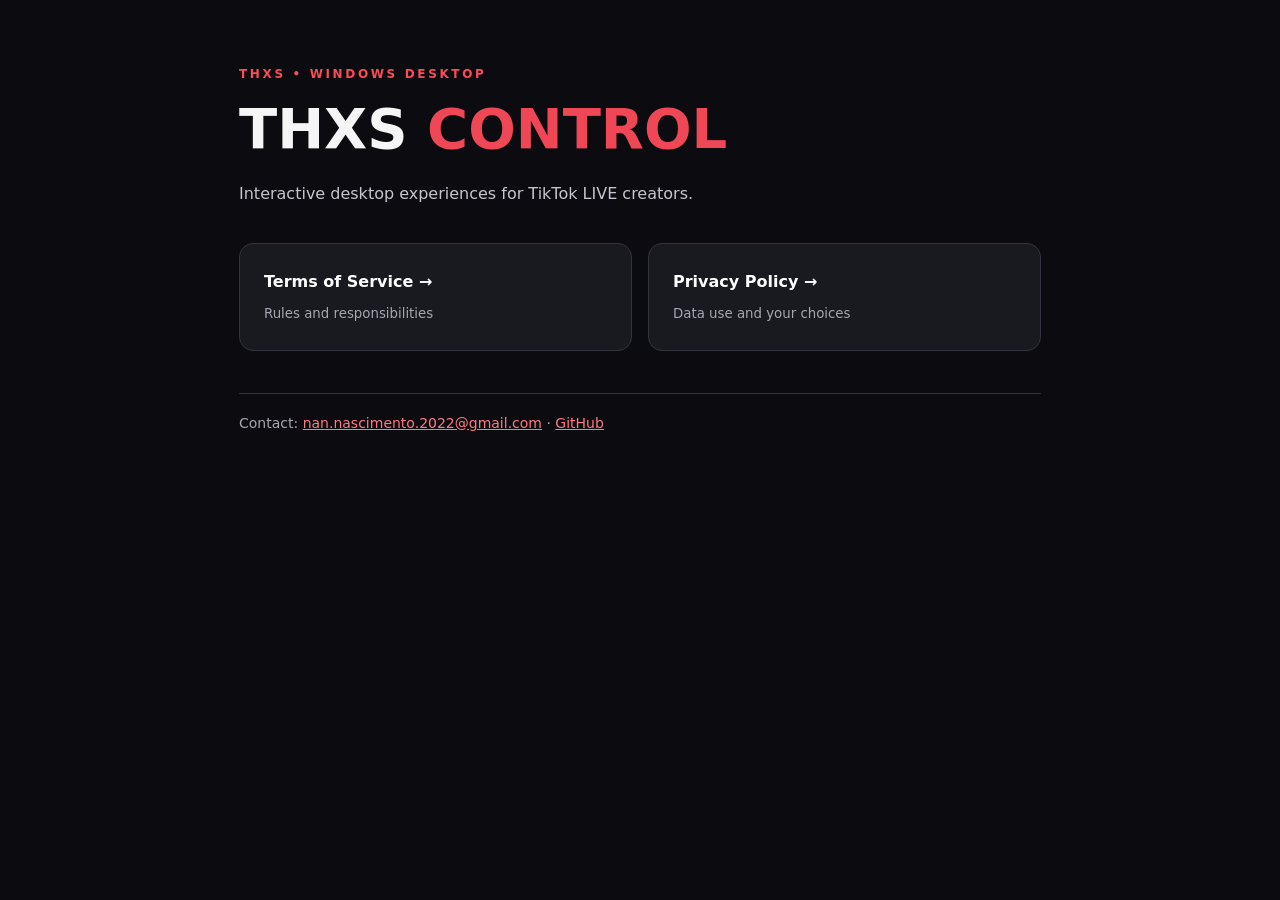
<file: index.html>
<!doctype html><html lang="en"><head><meta charset="utf-8"><meta name="viewport" content="width=device-width,initial-scale=1"><title>THXS CONTROL — Legal</title><link rel="stylesheet" href="style.css"></head><body><main class="wrap"><div class="eyebrow">THXS • WINDOWS DESKTOP</div><h1>THXS <span>CONTROL</span></h1><p>Interactive desktop experiences for TikTok LIVE creators.</p><section class="cards"><a href="terms.html"><strong>Terms of Service →</strong><small>Rules and responsibilities</small></a><a href="privacy.html"><strong>Privacy Policy →</strong><small>Data use and your choices</small></a></section><footer>Contact: <a href="mailto:nan.nascimento.2022@gmail.com">nan.nascimento.2022@gmail.com</a> · <a href="https://github.com/SyntaX-sudo/apptiktok">GitHub</a></footer></main></body></html>
</file>
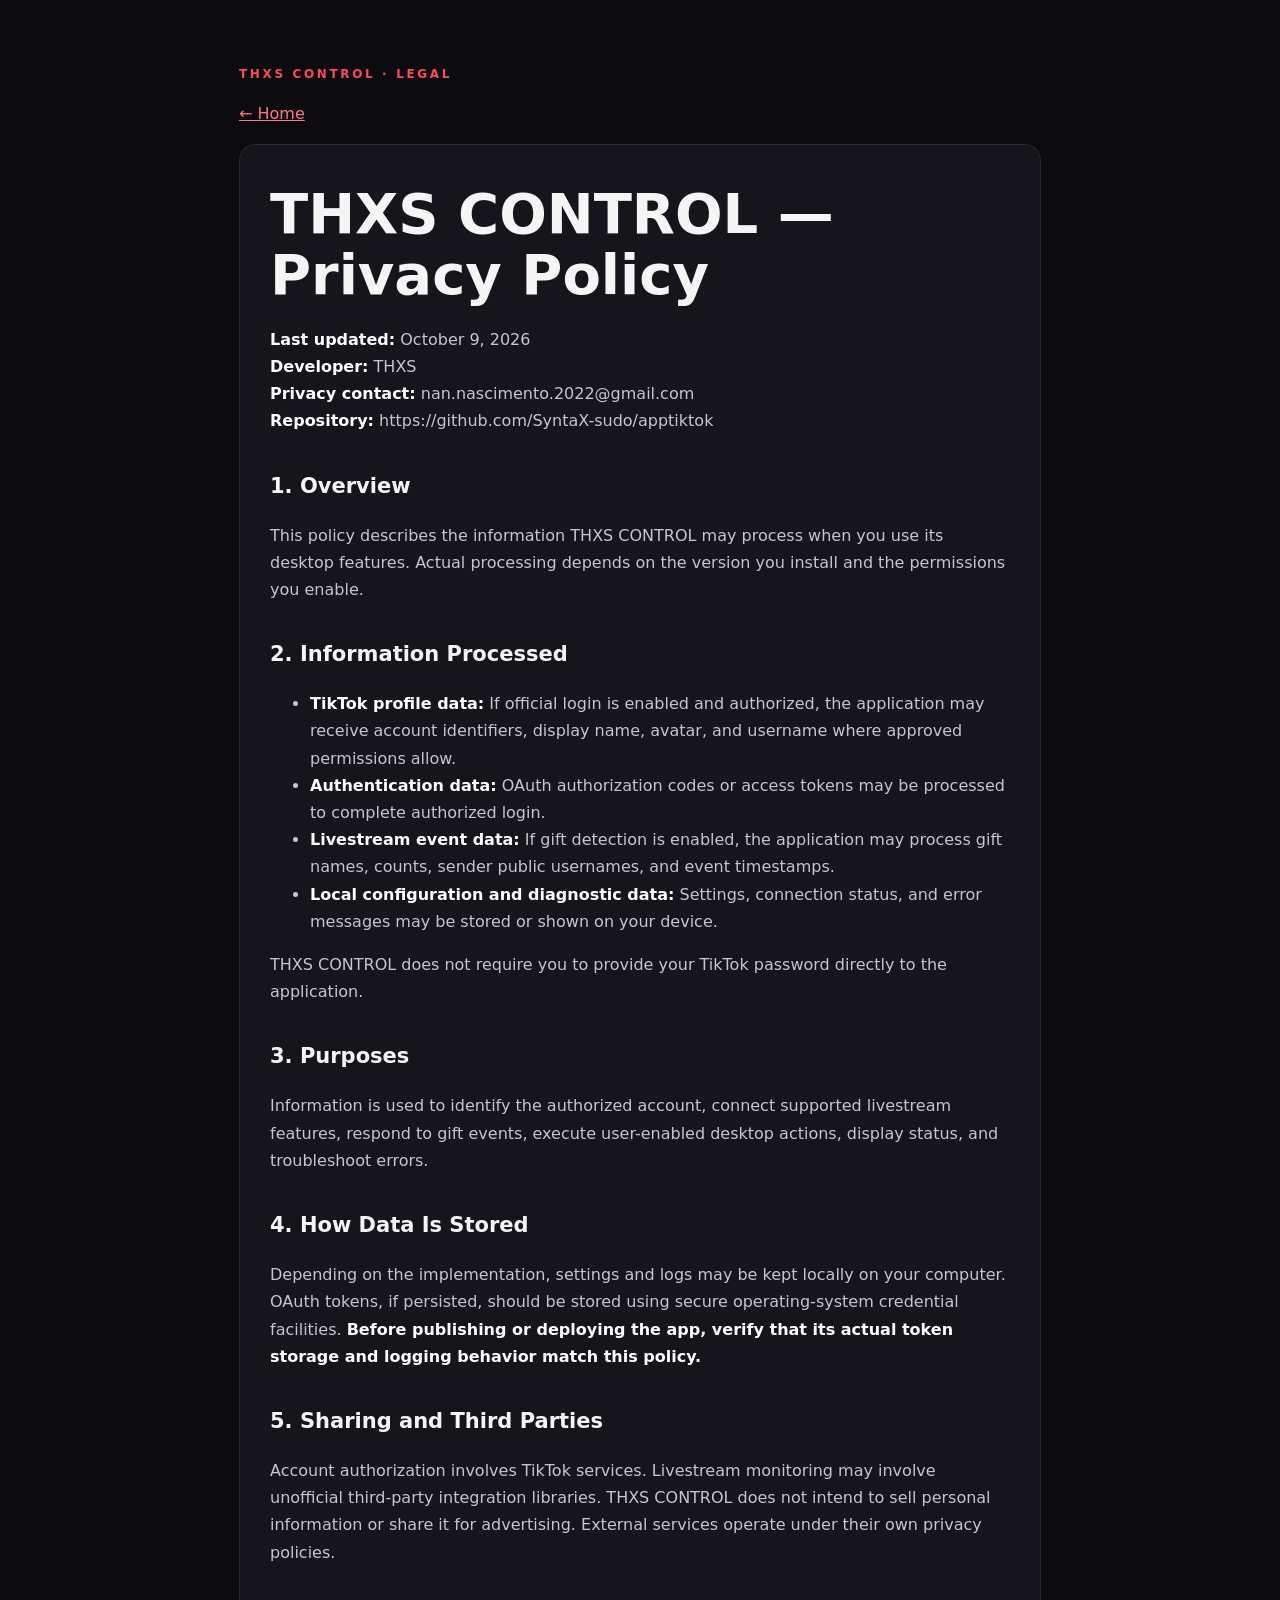
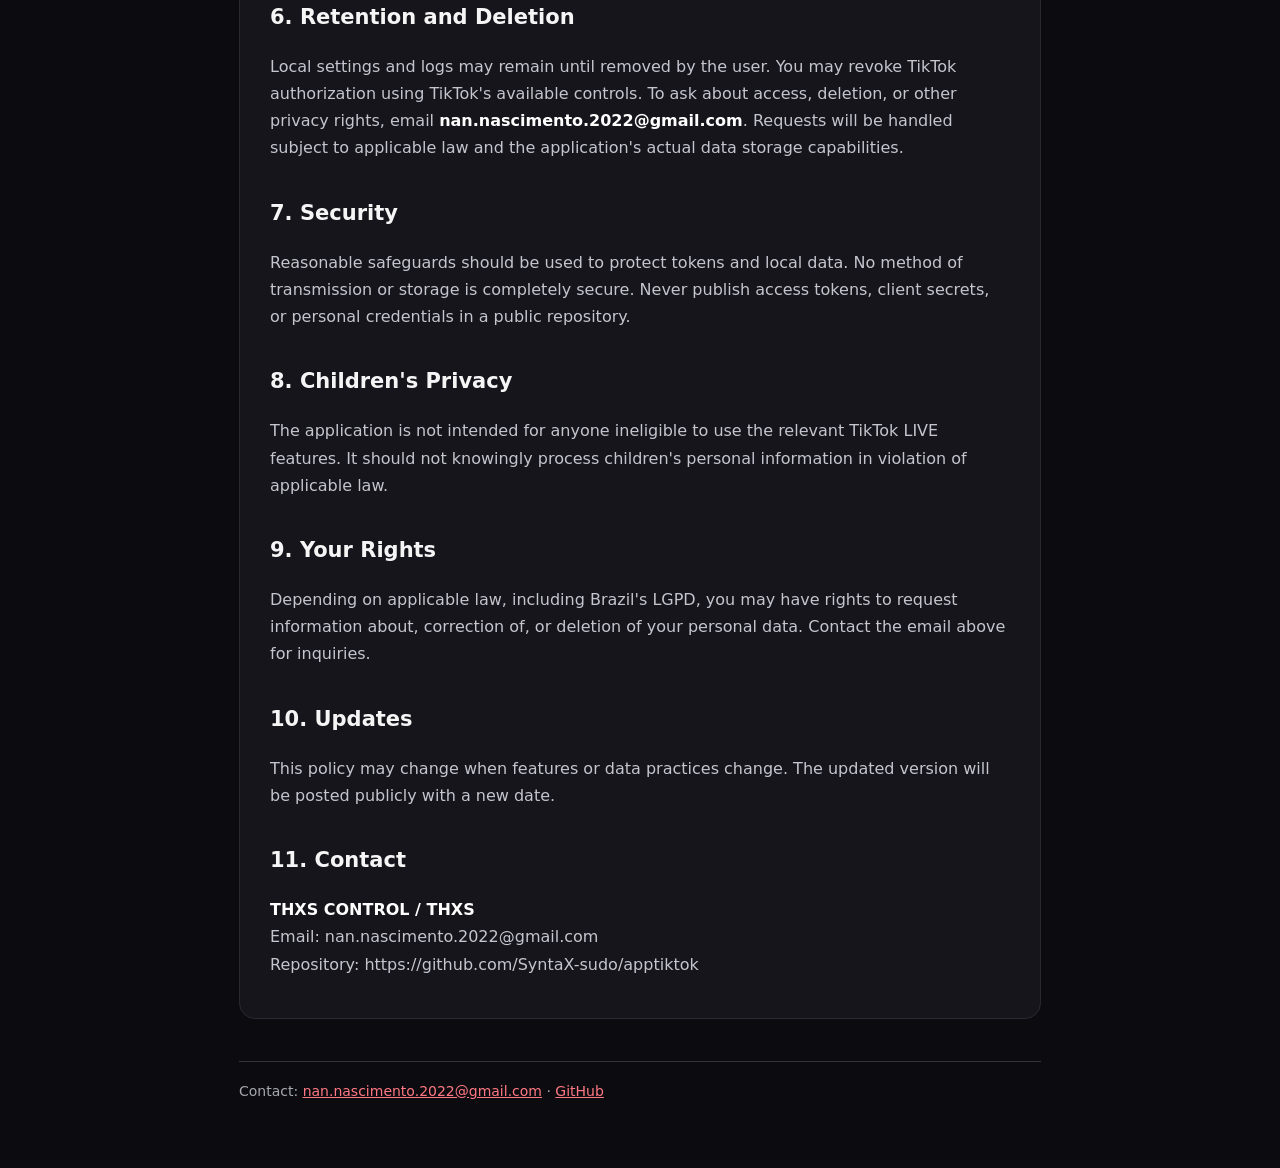
<file: privacy.html>
<!doctype html><html lang="en"><head><meta charset="utf-8"><meta name="viewport" content="width=device-width,initial-scale=1"><title>Privacy Policy — THXS CONTROL</title><link rel="stylesheet" href="style.css"></head><body><main class="wrap"><div class="eyebrow">THXS CONTROL · LEGAL</div><p><a href="index.html">← Home</a></p><article><h1>THXS CONTROL — Privacy Policy</h1>
<p><strong>Last updated:</strong> October 9, 2026<br />
<strong>Developer:</strong> THXS<br />
<strong>Privacy contact:</strong> nan.nascimento.2022@gmail.com<br />
<strong>Repository:</strong> https://github.com/SyntaX-sudo/apptiktok</p>
<h2>1. Overview</h2>
<p>This policy describes the information THXS CONTROL may process when you use its desktop features. Actual processing depends on the version you install and the permissions you enable.</p>
<h2>2. Information Processed</h2>
<ul>
<li><strong>TikTok profile data:</strong> If official login is enabled and authorized, the application may receive account identifiers, display name, avatar, and username where approved permissions allow.</li>
<li><strong>Authentication data:</strong> OAuth authorization codes or access tokens may be processed to complete authorized login.</li>
<li><strong>Livestream event data:</strong> If gift detection is enabled, the application may process gift names, counts, sender public usernames, and event timestamps.</li>
<li><strong>Local configuration and diagnostic data:</strong> Settings, connection status, and error messages may be stored or shown on your device.</li>
</ul>
<p>THXS CONTROL does not require you to provide your TikTok password directly to the application.</p>
<h2>3. Purposes</h2>
<p>Information is used to identify the authorized account, connect supported livestream features, respond to gift events, execute user-enabled desktop actions, display status, and troubleshoot errors.</p>
<h2>4. How Data Is Stored</h2>
<p>Depending on the implementation, settings and logs may be kept locally on your computer. OAuth tokens, if persisted, should be stored using secure operating-system credential facilities. <strong>Before publishing or deploying the app, verify that its actual token storage and logging behavior match this policy.</strong></p>
<h2>5. Sharing and Third Parties</h2>
<p>Account authorization involves TikTok services. Livestream monitoring may involve unofficial third-party integration libraries. THXS CONTROL does not intend to sell personal information or share it for advertising. External services operate under their own privacy policies.</p>
<h2>6. Retention and Deletion</h2>
<p>Local settings and logs may remain until removed by the user. You may revoke TikTok authorization using TikTok's available controls. To ask about access, deletion, or other privacy rights, email <strong>nan.nascimento.2022@gmail.com</strong>. Requests will be handled subject to applicable law and the application's actual data storage capabilities.</p>
<h2>7. Security</h2>
<p>Reasonable safeguards should be used to protect tokens and local data. No method of transmission or storage is completely secure. Never publish access tokens, client secrets, or personal credentials in a public repository.</p>
<h2>8. Children's Privacy</h2>
<p>The application is not intended for anyone ineligible to use the relevant TikTok LIVE features. It should not knowingly process children's personal information in violation of applicable law.</p>
<h2>9. Your Rights</h2>
<p>Depending on applicable law, including Brazil's LGPD, you may have rights to request information about, correction of, or deletion of your personal data. Contact the email above for inquiries.</p>
<h2>10. Updates</h2>
<p>This policy may change when features or data practices change. The updated version will be posted publicly with a new date.</p>
<h2>11. Contact</h2>
<p><strong>THXS CONTROL / THXS</strong><br />
Email: nan.nascimento.2022@gmail.com<br />
Repository: https://github.com/SyntaX-sudo/apptiktok</p>
</article><footer>Contact: <a href="mailto:nan.nascimento.2022@gmail.com">nan.nascimento.2022@gmail.com</a> · <a href="https://github.com/SyntaX-sudo/apptiktok">GitHub</a></footer></main></body></html>
</file>
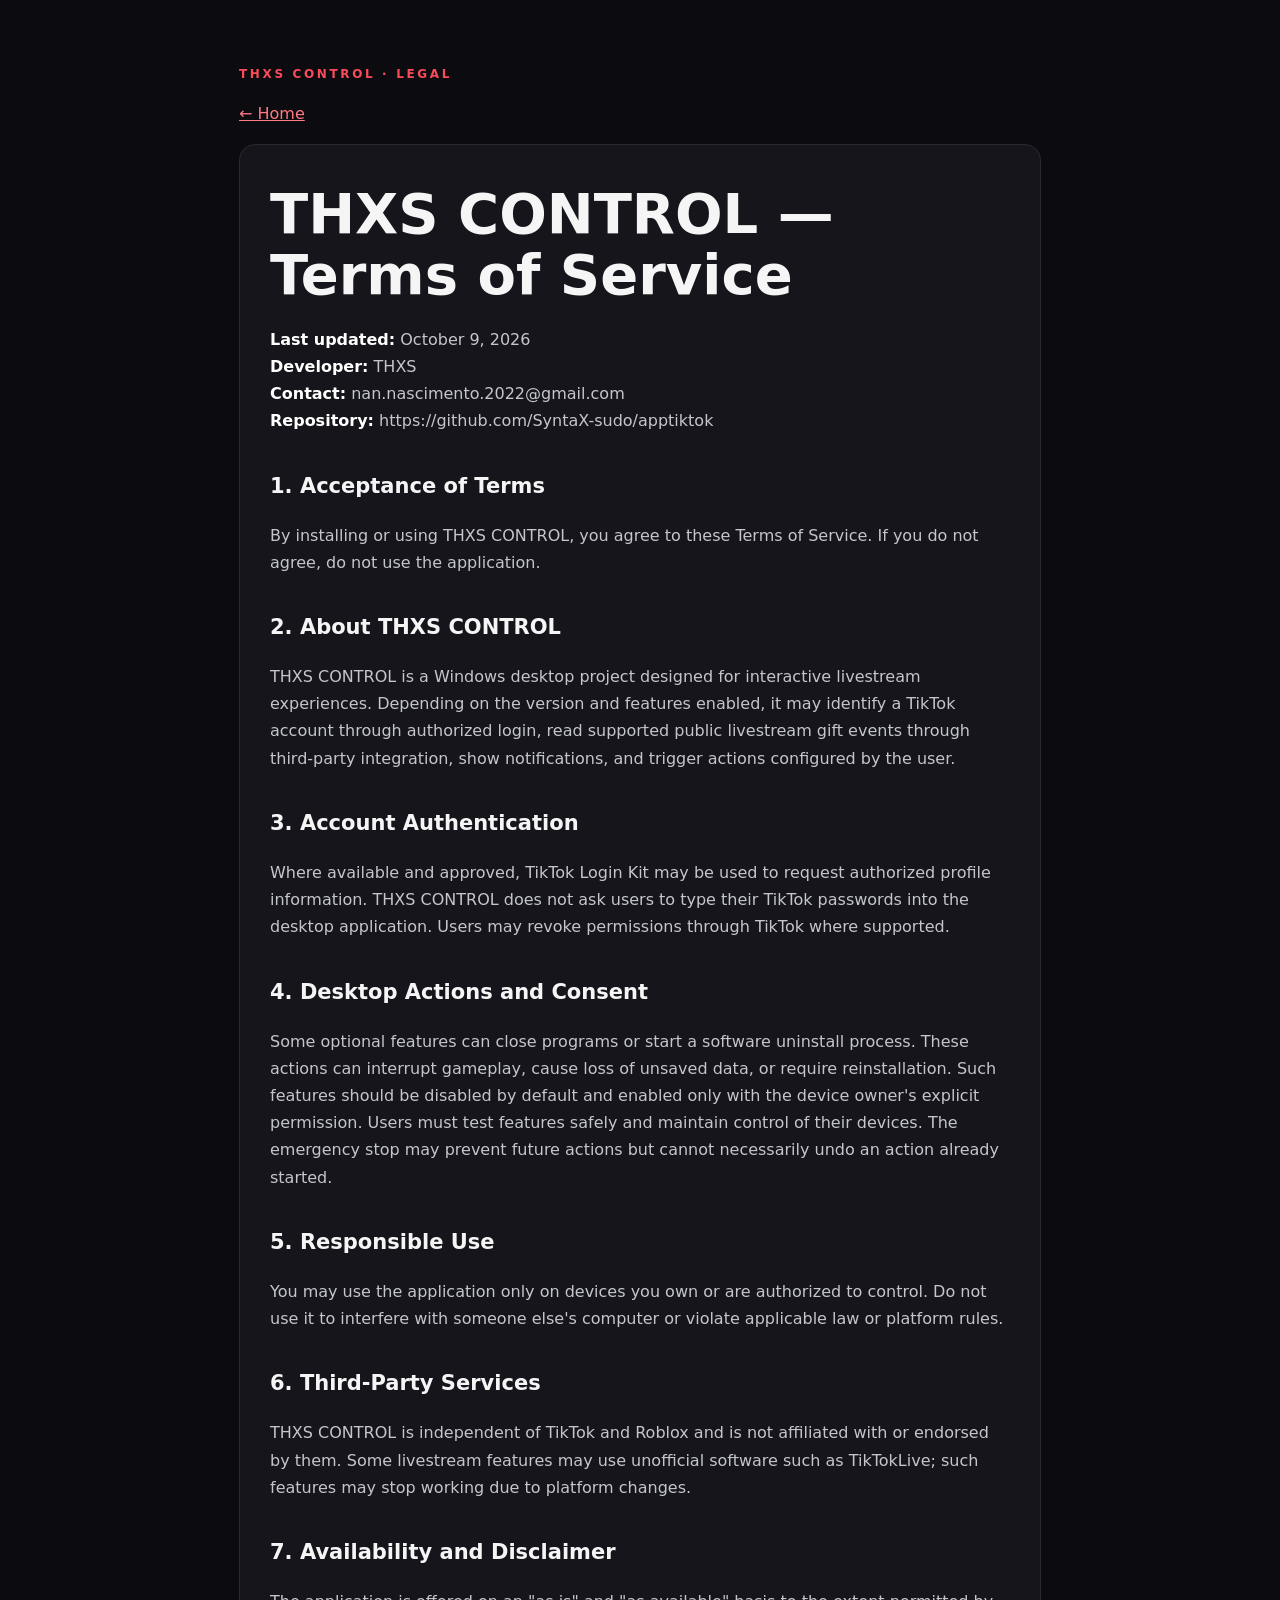
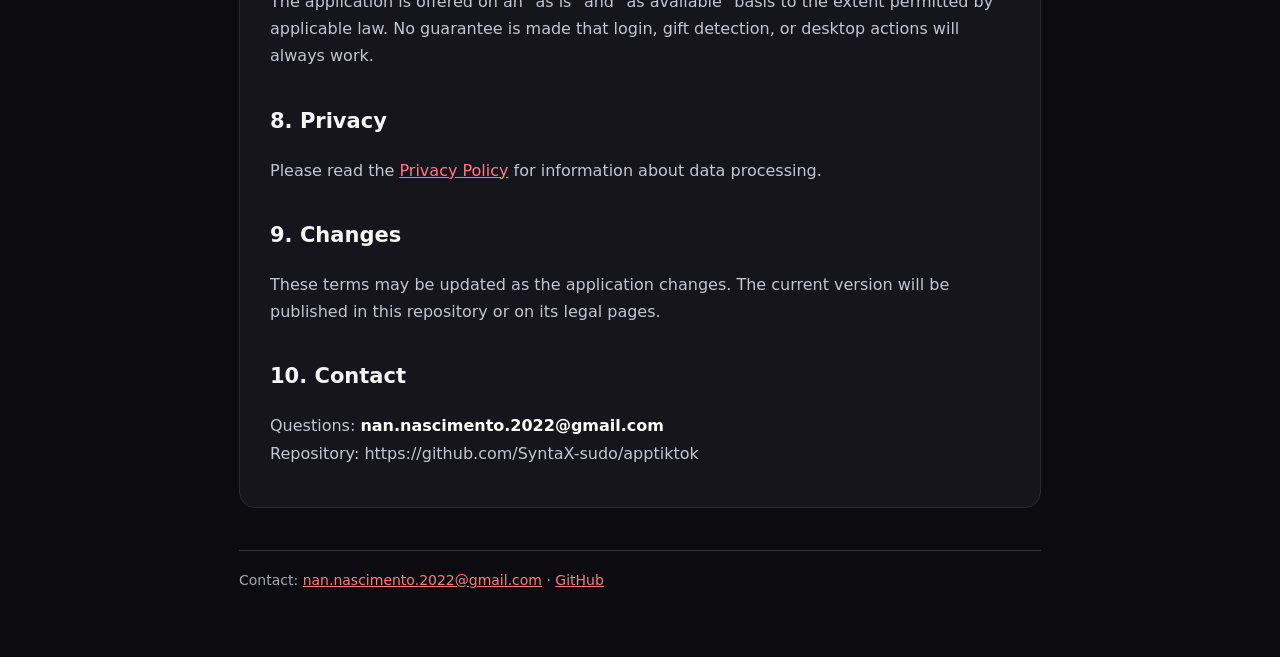
<file: terms.html>
<!doctype html><html lang="en"><head><meta charset="utf-8"><meta name="viewport" content="width=device-width,initial-scale=1"><title>Terms of Service — THXS CONTROL</title><link rel="stylesheet" href="style.css"></head><body><main class="wrap"><div class="eyebrow">THXS CONTROL · LEGAL</div><p><a href="index.html">← Home</a></p><article><h1>THXS CONTROL — Terms of Service</h1>
<p><strong>Last updated:</strong> October 9, 2026<br />
<strong>Developer:</strong> THXS<br />
<strong>Contact:</strong> nan.nascimento.2022@gmail.com<br />
<strong>Repository:</strong> https://github.com/SyntaX-sudo/apptiktok</p>
<h2>1. Acceptance of Terms</h2>
<p>By installing or using THXS CONTROL, you agree to these Terms of Service. If you do not agree, do not use the application.</p>
<h2>2. About THXS CONTROL</h2>
<p>THXS CONTROL is a Windows desktop project designed for interactive livestream experiences. Depending on the version and features enabled, it may identify a TikTok account through authorized login, read supported public livestream gift events through third-party integration, show notifications, and trigger actions configured by the user.</p>
<h2>3. Account Authentication</h2>
<p>Where available and approved, TikTok Login Kit may be used to request authorized profile information. THXS CONTROL does not ask users to type their TikTok passwords into the desktop application. Users may revoke permissions through TikTok where supported.</p>
<h2>4. Desktop Actions and Consent</h2>
<p>Some optional features can close programs or start a software uninstall process. These actions can interrupt gameplay, cause loss of unsaved data, or require reinstallation. Such features should be disabled by default and enabled only with the device owner's explicit permission. Users must test features safely and maintain control of their devices. The emergency stop may prevent future actions but cannot necessarily undo an action already started.</p>
<h2>5. Responsible Use</h2>
<p>You may use the application only on devices you own or are authorized to control. Do not use it to interfere with someone else's computer or violate applicable law or platform rules.</p>
<h2>6. Third-Party Services</h2>
<p>THXS CONTROL is independent of TikTok and Roblox and is not affiliated with or endorsed by them. Some livestream features may use unofficial software such as TikTokLive; such features may stop working due to platform changes.</p>
<h2>7. Availability and Disclaimer</h2>
<p>The application is offered on an &quot;as is&quot; and &quot;as available&quot; basis to the extent permitted by applicable law. No guarantee is made that login, gift detection, or desktop actions will always work.</p>
<h2>8. Privacy</h2>
<p>Please read the <a href="privacy.html">Privacy Policy</a> for information about data processing.</p>
<h2>9. Changes</h2>
<p>These terms may be updated as the application changes. The current version will be published in this repository or on its legal pages.</p>
<h2>10. Contact</h2>
<p>Questions: <strong>nan.nascimento.2022@gmail.com</strong><br />
Repository: https://github.com/SyntaX-sudo/apptiktok</p>
</article><footer>Contact: <a href="mailto:nan.nascimento.2022@gmail.com">nan.nascimento.2022@gmail.com</a> · <a href="https://github.com/SyntaX-sudo/apptiktok">GitHub</a></footer></main></body></html>
</file>
<file: style.css>
:root{color-scheme:dark}*{box-sizing:border-box}body{margin:0;background:#0c0c10;color:#f5f5f6;font:16px/1.7 system-ui,-apple-system,Segoe UI,sans-serif}.wrap{max-width:850px;margin:0 auto;padding:64px 24px}.eyebrow{color:#fa4b59;letter-spacing:.22em;font-size:12px;font-weight:800}h1{font-size:clamp(32px,6vw,56px);line-height:1.1;margin:14px 0 20px}h1 span{color:#f04756}h2{margin-top:34px;font-size:21px}p,li{color:#c5c5cf}a{color:#ff7883}a:hover{color:#fff}.cards{display:grid;grid-template-columns:repeat(auto-fit,minmax(240px,1fr));gap:16px;margin:36px 0}.cards a{padding:24px;background:#191920;border:1px solid #34343e;border-radius:14px;text-decoration:none;color:#fff}.cards strong,.cards small{display:block}.cards small{color:#a6a6b0;margin-top:8px}article{background:#15151b;border:1px solid #292932;border-radius:16px;padding:24px 30px}footer{margin-top:42px;padding-top:18px;border-top:1px solid #34343e;color:#a6a6b0;font-size:14px}strong{color:#fff}code{background:#24242d;padding:2px 5px;border-radius:4px}@media(max-width:550px){.wrap{padding:36px 16px}article{padding:20px}}
</file>
